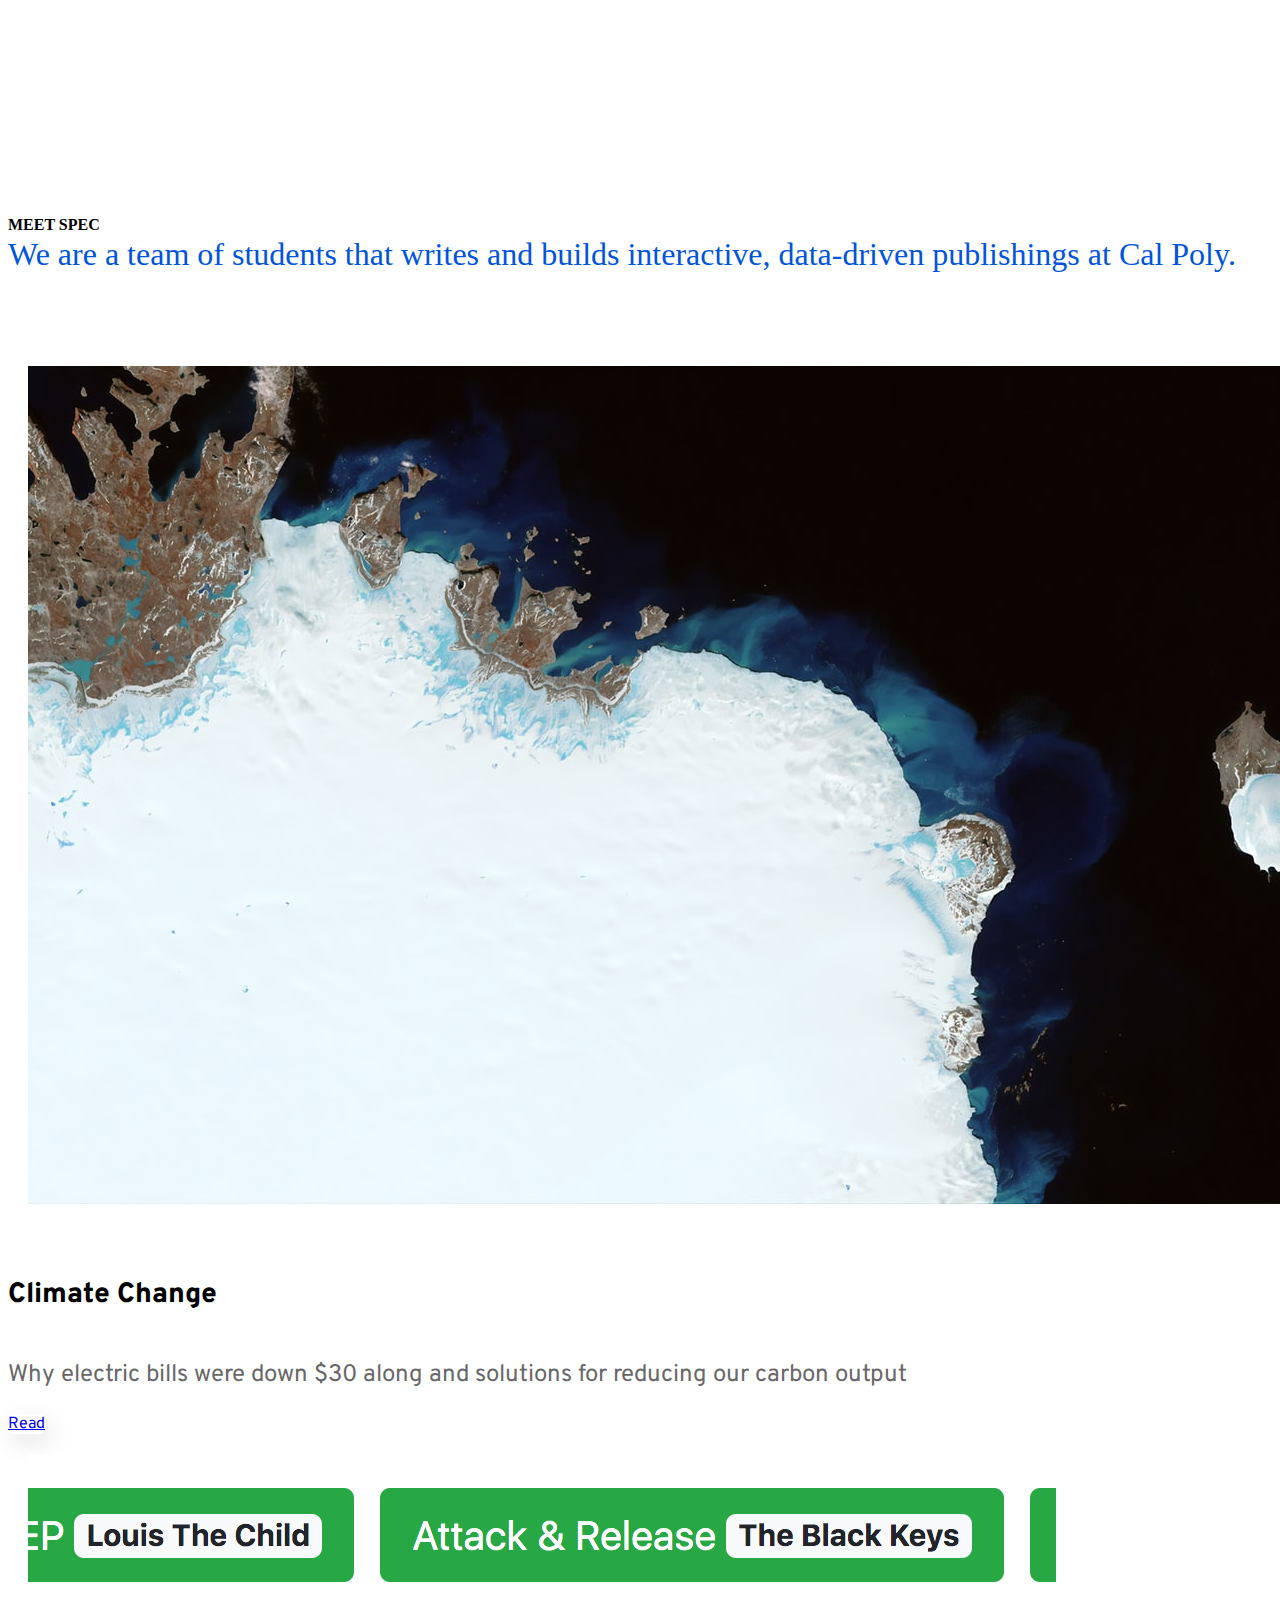
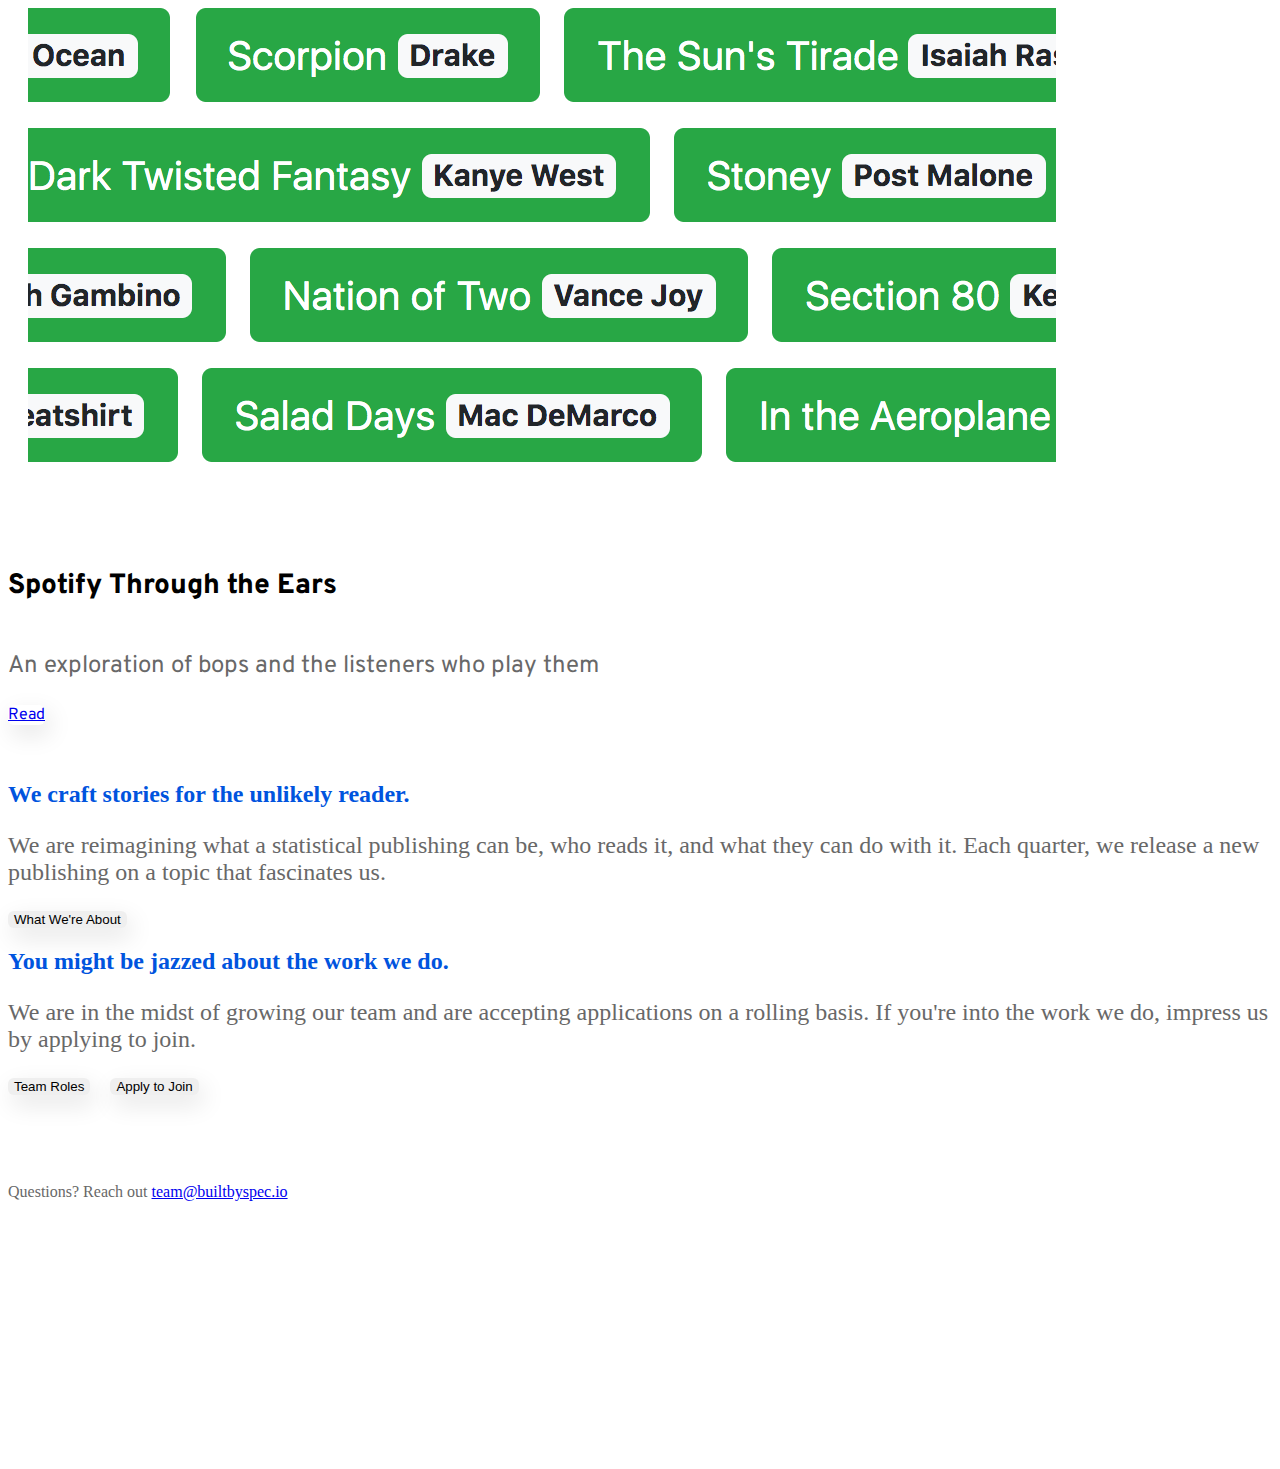
<file: index.html>
<!-- Hi there! We are looking for developers to join our team. Consider applying!-->
<!-- TEST -->
<!doctype html>
<html lang="en">
  <head>
    <meta charset="utf-8">
    <meta name="viewport" content="width=device-width, initial-scale=1, shrink-to-fit=no">
    <link rel="stylesheet" href="https://stackpath.bootstrapcdn.com/bootstrap/4.1.2/css/bootstrap.min.css" integrity="sha384-Smlep5jCw/wG7hdkwQ/Z5nLIefveQRIY9nfy6xoR1uRYBtpZgI6339F5dgvm/e9B" crossorigin="anonymous">
    <link rel="stylesheet" href="style/index.css">
    <title>Built By Spec</title>
  </head>
  <body>
      <div id="intro" class="container" >
            <div class="row">
                <div class="col-md-12">
                    <span id="headline">Meet Spec</span><br>
                    <span id="purpose">We are a team of students that writes and builds interactive, data-driven publishings at Cal Poly.</purpose>
                </div>
            </div>
            <div class="row">
                <div class="col-md-6">
                    <div class="card">
                        <img class="card-img-top" src="img/climate.jpg" alt="Climate Change">
                        <div class="card-body">
                            <h5 class="card-title">Climate Change</h5>
                            <p class="card-text">Why electric bills were down $30 along and solutions for reducing our carbon output</p>
                            <a href="http://climate.builtbyspec.io" target="_blank" class="btn btn-primary">Read</a>
                        </div>
                    </div>
                </div>
                <div class="col-md-6">
                    <div class="card">
                        <img class="card-img-top" src="img/Spotify.png" alt="Spotify">
                        <div class="card-body">
                            <h5 class="card-title">Spotify Through the Ears</h5>
                            <p class="card-text">An exploration of bops and the listeners who play them</p>
                            <a href="http://spotify.builtbyspec.io" target="_blank" class="btn btn-primary">Read</a>
                        </div>
                    </div>
                </div>
<!--                 <div class="col-md-6">
                    <div class="card" style="width: 28rem; ">
                        <img class="card-img-top" src="img/Crunchyroll_Logo.svg.png" alt="Crunchyroll">
                        <div class="card-body">
                            <h5 class="card-title">Examining Crunchyroll</h5>
                            <p class="card-text">An investigation of Crunchyroll's data</p>
                            <a href="https://spotify.builtbyspec.io" target="_blank" class="btn btn-primary">Read</a>
                        </div>
                    </div>
                </div>
                
            </div> -->
        
        
            <div class="row">
                <div class="col-md-6">
                    <h2>We craft stories for the unlikely reader.</h2>
                    <p>We are reimagining what a statistical publishing can be, who reads it, and what they can do with it.
                    Each quarter, we release a new publishing on a topic that fascinates us.</p>
                    <a href="https://www.notion.so/teamspec/About-Spec-44316188ad68439bb6f03f4d014f36a4" target="_blank"><button type="button" class="btn btn-outline-secondary">What We're About</button></a>
                </div>
                <div class="col-md-6">
                    <h2>You might be jazzed about the work we do.</h2>
                    <p>We are in the midst of growing our team and are accepting applications on a rolling basis. If you're into the work we do, impress us by applying to join.</p>
                    <a href="https://www.notion.so/teamspec/Team-Roles-at-Spec-f2c57f41485d4f5682a671aed3a261f8" target="_blank"><button type="button" class="btn btn-outline-secondary">Team Roles</button></a><a href="https://airtable.com/shr8ckRfEoF2PTwg5" target="_blank"><button type="button" class="btn btn-small btn-outline-secondary">Apply to Join</button></a>
                </div>
            </div>
            <div class="row">
                <div class="col-md-12">
                    <p id="contact">Questions? Reach out <a href="mailto:team@builtbyspec.io">team@builtbyspec.io</a></p>
                </div>
            </div>
      </div>
    <script src="https://code.jquery.com/jquery-3.3.1.slim.min.js" integrity="sha384-q8i/X+965DzO0rT7abK41JStQIAqVgRVzpbzo5smXKp4YfRvH+8abtTE1Pi6jizo" crossorigin="anonymous"></script>
    <script src="https://cdnjs.cloudflare.com/ajax/libs/popper.js/1.14.3/umd/popper.min.js" integrity="sha384-ZMP7rVo3mIykV+2+9J3UJ46jBk0WLaUAdn689aCwoqbBJiSnjAK/l8WvCWPIPm49" crossorigin="anonymous"></script>
    <script src="https://stackpath.bootstrapcdn.com/bootstrap/4.1.2/js/bootstrap.min.js" integrity="sha384-o+RDsa0aLu++PJvFqy8fFScvbHFLtbvScb8AjopnFD+iEQ7wo/CG0xlczd+2O/em" crossorigin="anonymous"></script>
  </body>
</html>
</file>
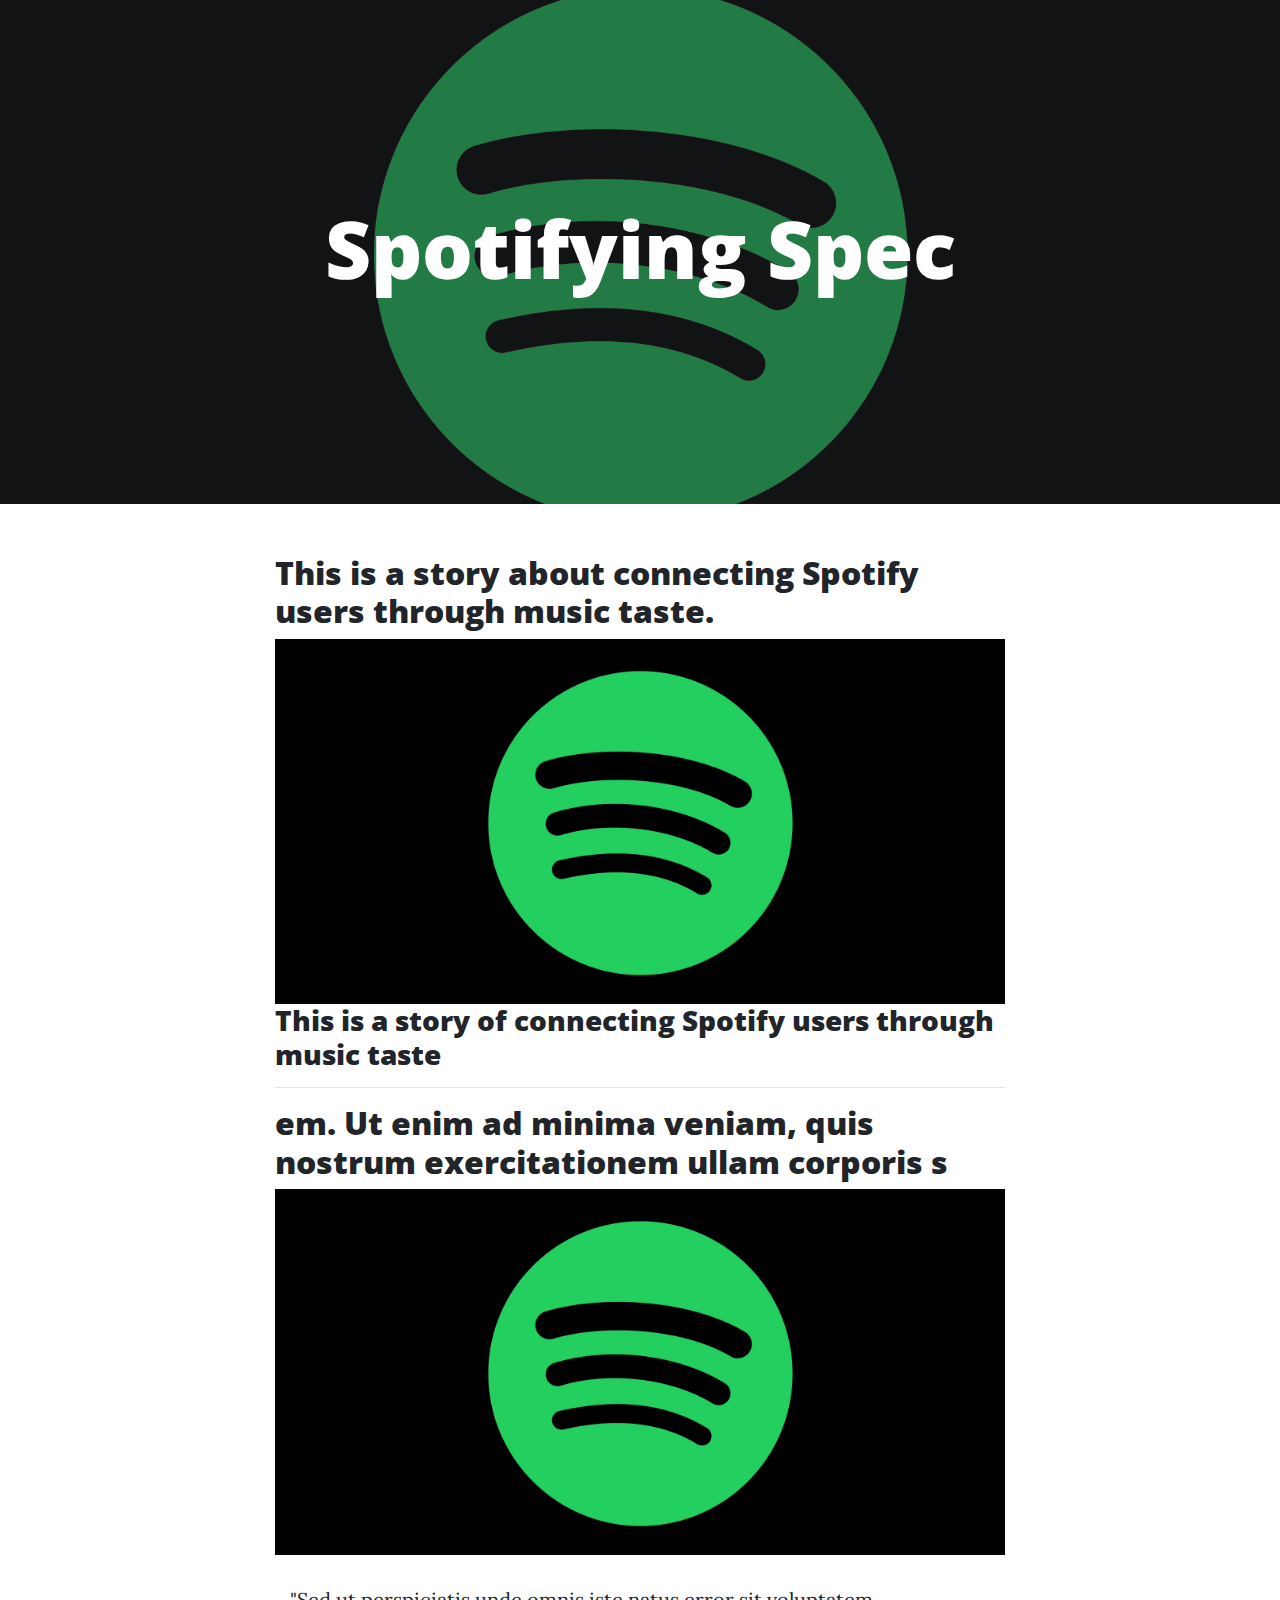
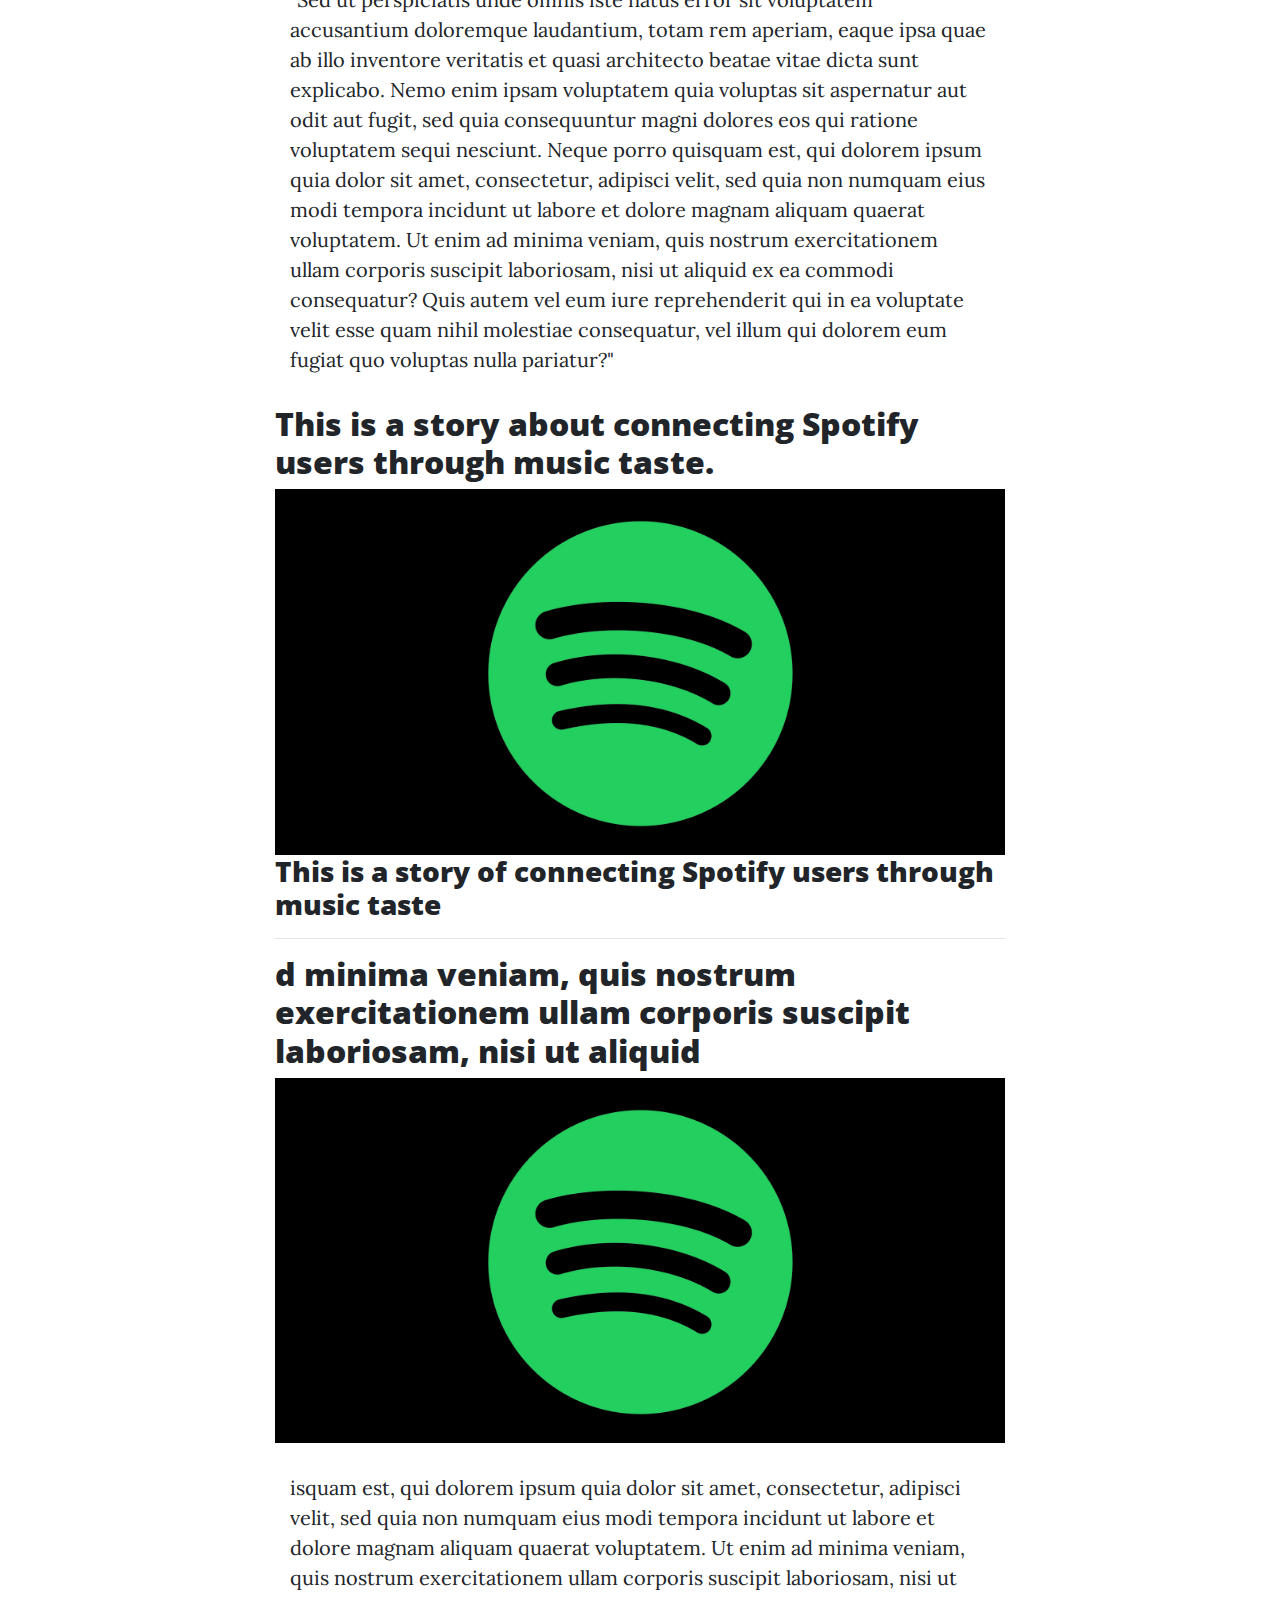
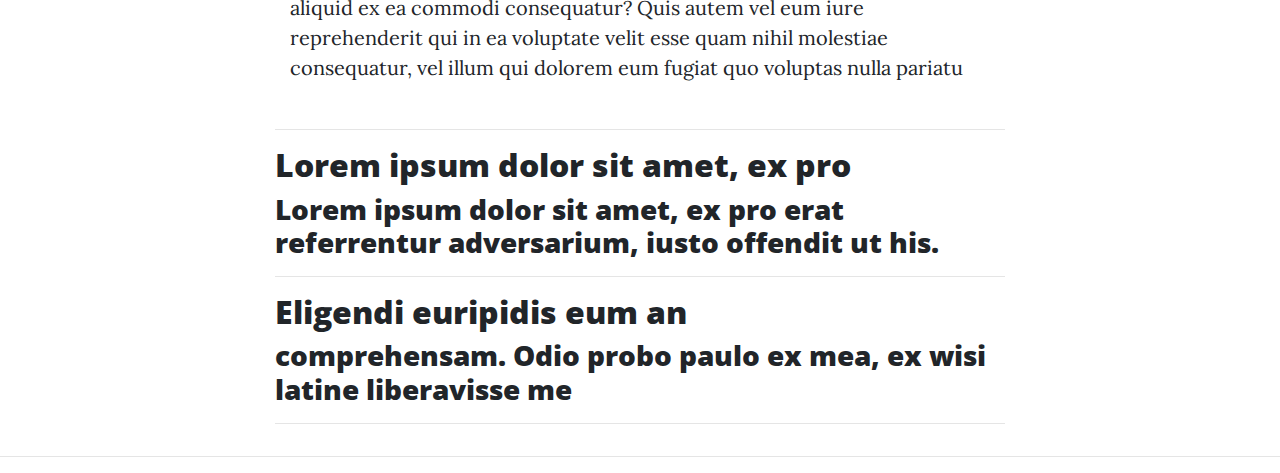
<file: spotify/index.html>
<!DOCTYPE html>
<html lang="en">

<head>

  <meta charset="utf-8">
  <meta name="viewport" content="width=device-width, initial-scale=1, shrink-to-fit=no">
  <meta name="description" content="">
  <meta name="author" content="">

  <title>Clean Blog - Start Bootstrap Theme</title>

  <!-- Bootstrap core CSS -->
  <link href="css/bootstrap.min.css" rel="stylesheet">

  <!-- Custom fonts for this template -->
  <!-- <link href="vendor/fontawesome-free/css/all.min.css" rel="stylesheet" type="text/css"> -->
  <link href='https://fonts.googleapis.com/css?family=Lora:400,700,400italic,700italic' rel='stylesheet' type='text/css'>
  <link href='https://fonts.googleapis.com/css?family=Open+Sans:300italic,400italic,600italic,700italic,800italic,400,300,600,700,800' rel='stylesheet' type='text/css'>

  <!-- Custom styles for this template -->
  <link href="css/clean-blog.min.css" rel="stylesheet">

</head>

<body>

  <!-- Navigation -->




  <!-- Page Header -->
   <header class="masthead" style="background-image: url('img/home-bg.jpg')">
    <div class="overlay"></div>
    <div class="container">
      <div class="row">
        <div class="col-lg-8 col-md-10 mx-auto">
          <div class="site-heading">
            <h1>Spotifying Spec</h1>
           <!--  <span class="subheading">A Blog Theme by Start Bootstrap</span> -->
          </div>
        </div>
      </div>
    </div>
  </header>




 
  <!-- Main Content -->



  <div class="container">
    <div class="row">
      <div class="col-lg-8 col-md-10 mx-auto">
        <div class="post-preview">
          <!-- <a href="post.html"> -->
            <h2 class="post-title">
              This is a story about connecting Spotify users through music taste.
            </h2>

           
            <img class="img-fluid" src="img/home-bg.jpg" alt="">
       
            <h3 class="post-subtitle">
              This is a story of connecting Spotify users through music taste
            </h3>

        </div>
        <hr>
        <div class="post-preview">
            <h2 class="post-title">
              em. Ut enim ad minima veniam, quis nostrum exercitationem ullam corporis s
            </h2>
             <img class="img-fluid" src="img/home-bg.jpg" alt="">
    
    <div class="container-fluid">
      <div class="row">
        <div class="col-lg-12 col-md-12 mx-auto">
          <p>"Sed ut perspiciatis unde omnis iste natus error sit voluptatem accusantium doloremque laudantium, totam rem aperiam, eaque ipsa quae ab illo inventore veritatis et quasi architecto beatae vitae dicta sunt explicabo. Nemo enim ipsam voluptatem quia voluptas sit aspernatur aut odit aut fugit, sed quia consequuntur magni dolores eos qui ratione voluptatem sequi nesciunt. Neque porro quisquam est, qui dolorem ipsum quia dolor sit amet, consectetur, adipisci velit, sed quia non numquam eius modi tempora incidunt ut labore et dolore magnam aliquam quaerat voluptatem. Ut enim ad minima veniam, quis nostrum exercitationem ullam corporis suscipit laboriosam, nisi ut aliquid ex ea commodi consequatur? Quis autem vel eum iure reprehenderit qui in ea voluptate velit esse quam nihil molestiae consequatur, vel illum qui dolorem eum fugiat quo voluptas nulla pariatur?"</p>
          </div>
      </div>
    </div>
    </div>
  <!------------->
    
        <div class="post-preview">
          <!-- <a href="post.html"> -->
            <h2 class="post-title">
              This is a story about connecting Spotify users through music taste.
            </h2>

           
            <img class="img-fluid" src="img/home-bg.jpg" alt="">
       
            <h3 class="post-subtitle">
              This is a story of connecting Spotify users through music taste
            </h3>
          <!-- <p class="post-meta">Posted by
            <a href="#">Start Bootstrap</a>
            on September 24, 2019</p> -->
        </div>
        <hr>
        <div class="post-preview">
          <!-- <a href="post.html"> -->
            <h2 class="post-title">
              d minima veniam, quis nostrum exercitationem ullam corporis suscipit laboriosam, nisi ut aliquid
            </h2>
             <img class="img-fluid" src="img/home-bg.jpg" alt="">
    
    <div class="container-fluid">
      <div class="row">
        <div class="col-lg-12 col-md-12 mx-auto">
          <p>isquam est, qui dolorem ipsum quia dolor sit amet, consectetur, adipisci velit, sed quia non numquam eius modi tempora incidunt ut labore et dolore magnam aliquam quaerat voluptatem. Ut enim ad minima veniam, quis nostrum exercitationem ullam corporis suscipit laboriosam, nisi ut aliquid ex ea commodi consequatur? Quis autem vel eum iure reprehenderit qui in ea voluptate velit esse quam nihil molestiae consequatur, vel illum qui dolorem eum fugiat quo voluptas nulla pariatu</p>
          </div>
      </div>
    </div>

    <!------------------------------------------------------------------------------------------------>      
        <hr>
        <div class="post-preview">
			<h2 class="post-title">
              Lorem ipsum dolor sit amet, ex pro
            </h2>
            <h3 class="post-subtitle">
              Lorem ipsum dolor sit amet, ex pro erat referrentur adversarium, iusto offendit ut his.
            </h3>
          </a>
         <!--  <p class="post-meta">Posted by
            <a href="#">Start Bootstrap</a>
            on August 24, 2019</p> -->
        </div>
        <hr>
        <div class="post-preview">
<!--           <a href="post.html"> -->
            <h2 class="post-title">
              Eligendi euripidis eum an
            </h2>
            <h3 class="post-subtitle">
              comprehensam. Odio probo paulo ex mea, ex wisi latine liberavisse me
            </h3>
          </a>
          <!-- <p class="post-meta">Posted by
            <a href="#">Start Bootstrap</a>
            on July 8, 2019</p> -->
        </div>
        <hr>
        <!-- Pager -->
       <!--  <div class="clearfix">
          <a class="btn btn-primary float-right" href="#">Older Posts &rarr;</a> -->
        </div>
      </div>
    </div>
  </div>

  <hr>





  <!-- Bootstrap core JavaScript -->
<!--   <script src="vendor/jquery/jquery.min.js"></script>
  <script src="vendor/bootstrap/js/bootstrap.bundle.min.js"></script> -->

  <!-- Custom scripts for this template -->
 

</body>

</html>
</file>
<file: style/index.css>
@import url('https://fonts.googleapis.com/css?family=Overpass');

body {
  margin-top: 20vh;
  margin-bottom: 20vh;
  font-family: "Neuzeit S", inherit;
}

h2 {
    color: #0054DE;
    font-family: "Neuzeit S Bold", inherit;
    font-size: 24px;
}

p {
    font-size: 24px;
    color: #686868;
}

#headline {
    text-transform: uppercase;
    font-weight: 600;
    font-family: "Neuzeit S Bold", inherit;
}

#purpose {
    font-size: 2em;
    color: #0054DE;
    font-weight: 500;
    line-height: 40px;
}

#contact {
  font-size: 16px;
}

.btn {
    margin-right: 20px;
    border-radius: 6px;
    box-shadow: 4px 9px 25px 1px rgba(0, 0, 0, .1);
    border-style: none;
}

.row {
    padding: 4vh 0;
}

#spotify {
    background: linear-gradient(180deg, rgba(29,185,84,1) 0%, rgba(134,201,81,1) 24%, rgba(255,255,255,1) 100%);
    padding: 4vh 0;
}

.card {
    font-family: "Overpass", sans-serif;
}

.card-img-top {
    text-align: center;
    padding: 20px;
}

.card-title {
    font-size: 28px;
    font-weight: 800;
}
</file>
<file: spotify/css/clean-blog.min.css>
/*!
 * Start Bootstrap - Clean Blog v5.0.3 (https://startbootstrap.com/template-overviews/clean-blog)
 * Copyright 2013-2019 Start Bootstrap
 * Licensed under MIT (https://github.com/BlackrockDigital/startbootstrap-clean-blog/blob/master/LICENSE)
 */body{font-size:20px;color:#212529;font-family:Lora,'Times New Roman',serif}p{line-height:1.5;margin:30px 0}p a{text-decoration:underline}h1,h2,h3,h4,h5,h6{font-weight:800;font-family:'Open Sans','Helvetica Neue',Helvetica,Arial,sans-serif}a{color:#212529;-webkit-transition:all .2s;transition:all .2s}a:focus,a:hover{color:#0085a1}blockquote{font-style:italic;color:#868e96}.section-heading{font-size:36px;font-weight:700;margin-top:60px}.caption{font-size:14px;font-style:italic;display:block;margin:0;padding:10px;text-align:center;border-bottom-right-radius:5px;border-bottom-left-radius:5px}::-moz-selection{color:#fff;background:#0085a1;text-shadow:none}::selection{color:#fff;background:#0085a1;text-shadow:none}img::-moz-selection{color:#fff;background:0 0}img::selection{color:#fff;background:0 0}img::-moz-selection{color:#fff;background:0 0}#mainNav{position:absolute;border-bottom:1px solid #e9ecef;background-color:#fff;font-family:'Open Sans','Helvetica Neue',Helvetica,Arial,sans-serif}#mainNav .navbar-brand{font-weight:800;color:#343a40}#mainNav .navbar-toggler{font-size:12px;font-weight:800;padding:13px;text-transform:uppercase;color:#343a40}#mainNav .navbar-nav>li.nav-item>a{font-size:12px;font-weight:800;letter-spacing:1px;text-transform:uppercase}@media only screen and (min-width:992px){#mainNav{border-bottom:1px solid transparent;background:0 0}#mainNav .navbar-brand{padding:10px 20px;color:#fff}#mainNav .navbar-brand:focus,#mainNav .navbar-brand:hover{color:rgba(255,255,255,.8)}#mainNav .navbar-nav>li.nav-item>a{padding:10px 20px;color:#fff}#mainNav .navbar-nav>li.nav-item>a:focus,#mainNav .navbar-nav>li.nav-item>a:hover{color:rgba(255,255,255,.8)}}@media only screen and (min-width:992px){#mainNav{-webkit-transition:background-color .2s;transition:background-color .2s;-webkit-transform:translate3d(0,0,0);transform:translate3d(0,0,0);-webkit-backface-visibility:hidden}#mainNav.is-fixed{position:fixed;top:-67px;-webkit-transition:-webkit-transform .2s;transition:-webkit-transform .2s;transition:transform .2s;transition:transform .2s,-webkit-transform .2s;border-bottom:1px solid #fff;background-color:rgba(255,255,255,.9)}#mainNav.is-fixed .navbar-brand{color:#212529}#mainNav.is-fixed .navbar-brand:focus,#mainNav.is-fixed .navbar-brand:hover{color:#0085a1}#mainNav.is-fixed .navbar-nav>li.nav-item>a{color:#212529}#mainNav.is-fixed .navbar-nav>li.nav-item>a:focus,#mainNav.is-fixed .navbar-nav>li.nav-item>a:hover{color:#0085a1}#mainNav.is-visible{-webkit-transform:translate3d(0,100%,0);transform:translate3d(0,100%,0)}}header.masthead{margin-bottom:50px;background:no-repeat center center;background-color:#868e96;background-attachment:scroll;position:relative;background-size:cover}header.masthead .overlay{position:absolute;top:0;left:0;height:100%;width:100%;background-color:#212529;opacity:.5}header.masthead .page-heading,header.masthead .post-heading,header.masthead .site-heading{padding:200px 0 150px;color:#fff}@media only screen and (min-width:768px){header.masthead .page-heading,header.masthead .post-heading,header.masthead .site-heading{padding:200px 0}}header.masthead .page-heading,header.masthead .site-heading{text-align:center}header.masthead .page-heading h1,header.masthead .site-heading h1{font-size:50px;margin-top:0}header.masthead .page-heading .subheading,header.masthead .site-heading .subheading{font-size:24px;font-weight:300;line-height:1.1;display:block;margin:10px 0 0;font-family:'Open Sans','Helvetica Neue',Helvetica,Arial,sans-serif}@media only screen and (min-width:768px){header.masthead .page-heading h1,header.masthead .site-heading h1{font-size:80px}}header.masthead .post-heading h1{font-size:35px}header.masthead .post-heading .meta,header.masthead .post-heading .subheading{line-height:1.1;display:block}header.masthead .post-heading .subheading{font-size:24px;font-weight:600;margin:10px 0 30px;font-family:'Open Sans','Helvetica Neue',Helvetica,Arial,sans-serif}header.masthead .post-heading .meta{font-size:20px;font-weight:300;font-style:italic;font-family:Lora,'Times New Roman',serif}header.masthead .post-heading .meta a{color:#fff}@media only screen and (min-width:768px){header.masthead .post-heading h1{font-size:55px}header.masthead .post-heading .subheading{font-size:30px}}.post-preview>a{color:#212529}.post-preview>a:focus,.post-preview>a:hover{text-decoration:none;color:#0085a1}.post-preview>a>.post-title{font-size:30px;margin-top:30px;margin-bottom:10px}.post-preview>a>.post-subtitle{font-weight:300;margin:0 0 10px}.post-preview>.post-meta{font-size:18px;font-style:italic;margin-top:0;color:#868e96}.post-preview>.post-meta>a{text-decoration:none;color:#212529}.post-preview>.post-meta>a:focus,.post-preview>.post-meta>a:hover{text-decoration:underline;color:#0085a1}@media only screen and (min-width:768px){.post-preview>a>.post-title{font-size:36px}}.floating-label-form-group{font-size:14px;position:relative;margin-bottom:0;padding-bottom:.5em;border-bottom:1px solid #dee2e6}.floating-label-form-group input,.floating-label-form-group textarea{font-size:1.5em;position:relative;z-index:1;padding:0;resize:none;border:none;border-radius:0;background:0 0;-webkit-box-shadow:none!important;box-shadow:none!important;font-family:Lora,'Times New Roman',serif}.floating-label-form-group input::-webkit-input-placeholder,.floating-label-form-group textarea::-webkit-input-placeholder{color:#868e96;font-family:Lora,'Times New Roman',serif}.floating-label-form-group label{font-size:.85em;line-height:1.764705882em;position:relative;z-index:0;top:2em;display:block;margin:0;-webkit-transition:top .3s ease,opacity .3s ease;transition:top .3s ease,opacity .3s ease;vertical-align:middle;vertical-align:baseline;opacity:0}.floating-label-form-group .help-block{margin:15px 0}.floating-label-form-group-with-value label{top:0;opacity:1}.floating-label-form-group-with-focus label{color:#0085a1}form .form-group:first-child .floating-label-form-group{border-top:1px solid #dee2e6}footer{padding:0px 0 20px}footer .list-inline{margin:0;padding:0}footer .copyright{font-size:30px;margin-bottom:60;text-align:center}.btn{font-size:14px;font-weight:800;padding:15px 25px;letter-spacing:1px;text-transform:uppercase;border-radius:0;font-family:'Open Sans','Helvetica Neue',Helvetica,Arial,sans-serif}.btn-primary{background-color:#0085a1;border-color:#0085a1}.btn-primary:active,.btn-primary:focus,.btn-primary:hover{color:#fff;background-color:#00657b!important;border-color:#00657b!important}.btn-lg{font-size:16px;padding:25px 35px}
</file>
